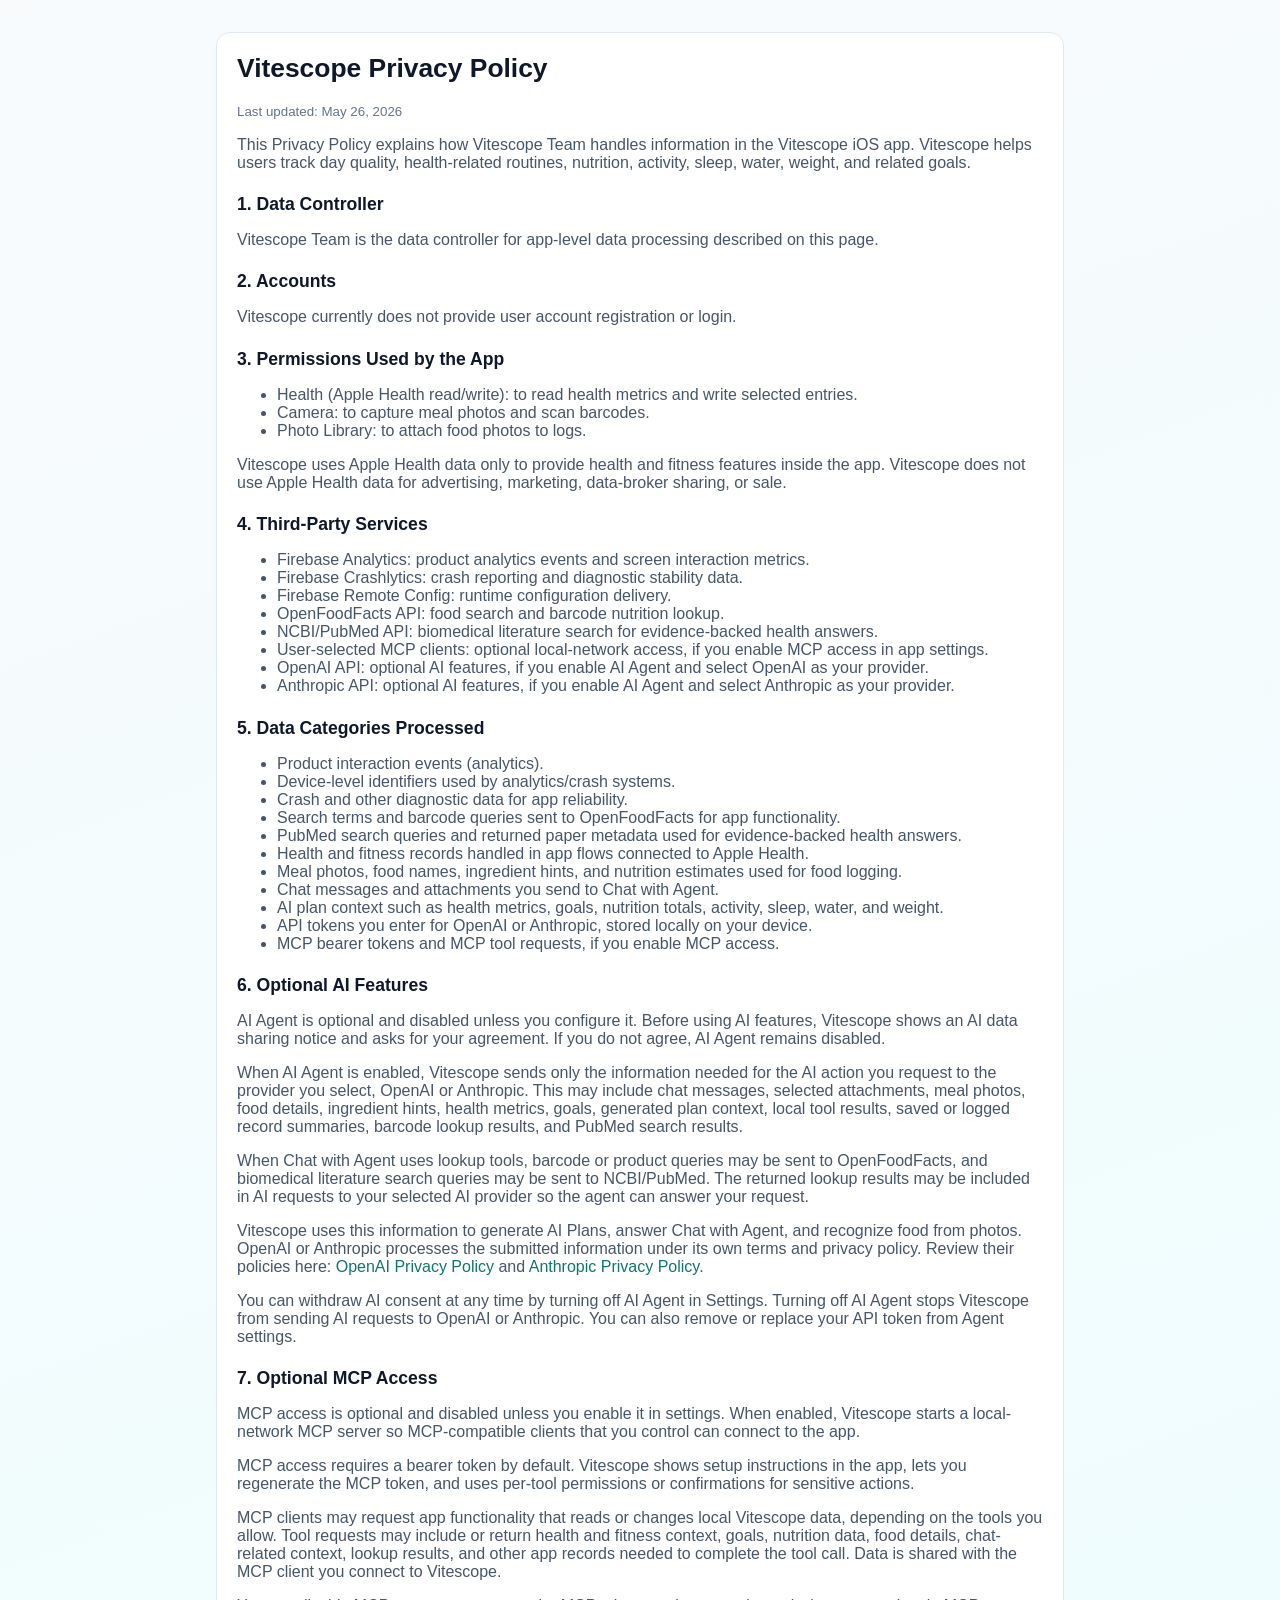
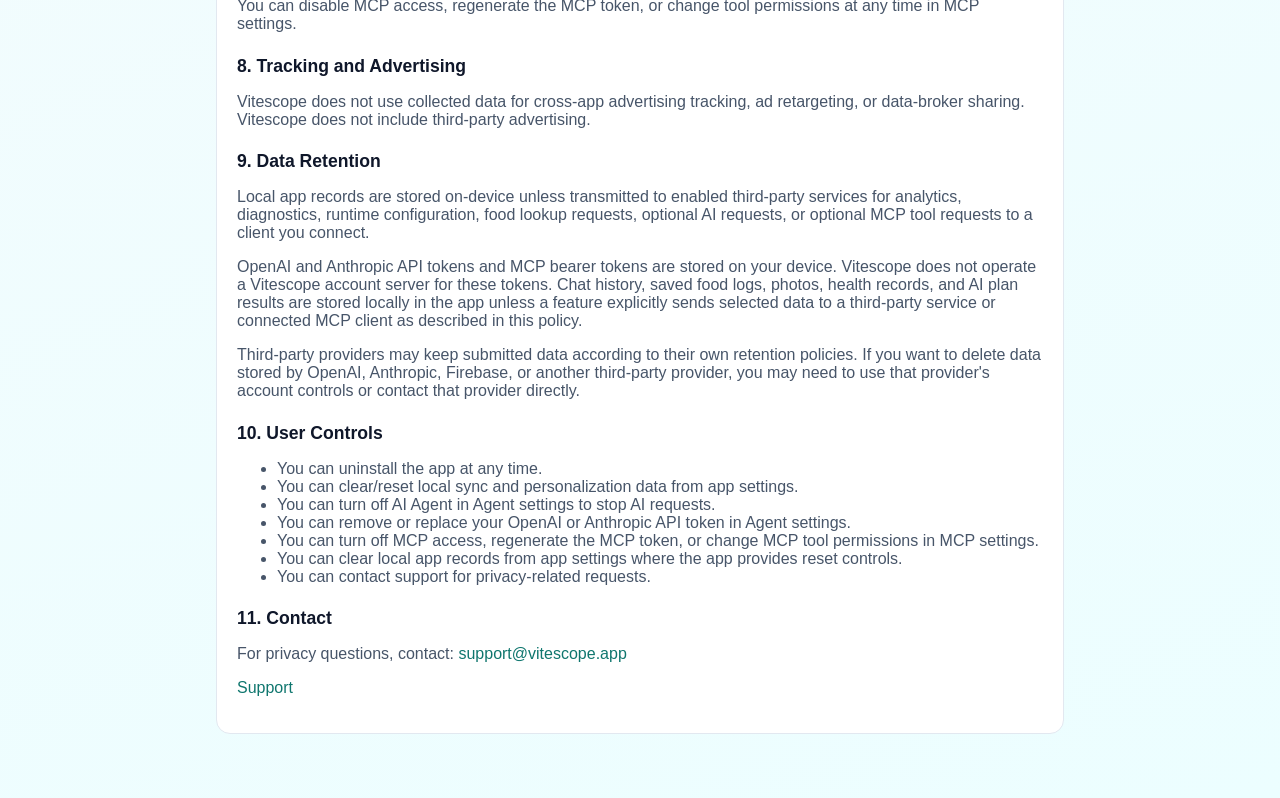
<file: privacy-policy/index.html>
<!doctype html>
<html lang="en">
  <head>
    <meta charset="utf-8" />
    <meta name="viewport" content="width=device-width, initial-scale=1" />
    <title>Vitescope Privacy Policy</title>
    <meta name="description" content="Privacy Policy for Vitescope" />
    <link rel="stylesheet" href="/styles.css" />
  </head>
  <body>
    <main>
      <div class="card">
        <h1>Vitescope Privacy Policy</h1>
        <p><small>Last updated: May 26, 2026</small></p>

        <p>
          This Privacy Policy explains how Vitescope Team handles information in the Vitescope iOS app.
          Vitescope helps users track day quality, health-related routines, nutrition, activity, sleep,
          water, weight, and related goals.
        </p>

        <h2>1. Data Controller</h2>
        <p>Vitescope Team is the data controller for app-level data processing described on this page.</p>

        <h2>2. Accounts</h2>
        <p>Vitescope currently does not provide user account registration or login.</p>

        <h2>3. Permissions Used by the App</h2>
        <ul>
          <li>Health (Apple Health read/write): to read health metrics and write selected entries.</li>
          <li>Camera: to capture meal photos and scan barcodes.</li>
          <li>Photo Library: to attach food photos to logs.</li>
        </ul>
        <p>
          Vitescope uses Apple Health data only to provide health and fitness features inside the app.
          Vitescope does not use Apple Health data for advertising, marketing, data-broker sharing, or sale.
        </p>

        <h2>4. Third-Party Services</h2>
        <ul>
          <li>Firebase Analytics: product analytics events and screen interaction metrics.</li>
          <li>Firebase Crashlytics: crash reporting and diagnostic stability data.</li>
          <li>Firebase Remote Config: runtime configuration delivery.</li>
          <li>OpenFoodFacts API: food search and barcode nutrition lookup.</li>
          <li>NCBI/PubMed API: biomedical literature search for evidence-backed health answers.</li>
          <li>
            User-selected MCP clients: optional local-network access, if you enable MCP access in app settings.
          </li>
          <li>
            OpenAI API: optional AI features, if you enable AI Agent and select OpenAI as your provider.
          </li>
          <li>
            Anthropic API: optional AI features, if you enable AI Agent and select Anthropic as your provider.
          </li>
        </ul>

        <h2>5. Data Categories Processed</h2>
        <ul>
          <li>Product interaction events (analytics).</li>
          <li>Device-level identifiers used by analytics/crash systems.</li>
          <li>Crash and other diagnostic data for app reliability.</li>
          <li>Search terms and barcode queries sent to OpenFoodFacts for app functionality.</li>
          <li>PubMed search queries and returned paper metadata used for evidence-backed health answers.</li>
          <li>Health and fitness records handled in app flows connected to Apple Health.</li>
          <li>Meal photos, food names, ingredient hints, and nutrition estimates used for food logging.</li>
          <li>Chat messages and attachments you send to Chat with Agent.</li>
          <li>AI plan context such as health metrics, goals, nutrition totals, activity, sleep, water, and weight.</li>
          <li>API tokens you enter for OpenAI or Anthropic, stored locally on your device.</li>
          <li>MCP bearer tokens and MCP tool requests, if you enable MCP access.</li>
        </ul>

        <h2>6. Optional AI Features</h2>
        <p>
          AI Agent is optional and disabled unless you configure it. Before using AI features, Vitescope shows an
          AI data sharing notice and asks for your agreement. If you do not agree, AI Agent remains disabled.
        </p>
        <p>
          When AI Agent is enabled, Vitescope sends only the information needed for the AI action you request to
          the provider you select, OpenAI or Anthropic. This may include chat messages, selected attachments,
          meal photos, food details, ingredient hints, health metrics, goals, generated plan context, local tool
          results, saved or logged record summaries, barcode lookup results, and PubMed search results.
        </p>
        <p>
          When Chat with Agent uses lookup tools, barcode or product queries may be sent to OpenFoodFacts, and
          biomedical literature search queries may be sent to NCBI/PubMed. The returned lookup results may be
          included in AI requests to your selected AI provider so the agent can answer your request.
        </p>
        <p>
          Vitescope uses this information to generate AI Plans, answer Chat with Agent, and recognize food from
          photos. OpenAI or Anthropic processes the submitted information under its own terms and privacy policy.
          Review their policies here:
          <a href="https://openai.com/policies/privacy-policy/">OpenAI Privacy Policy</a> and
          <a href="https://www.anthropic.com/legal/privacy">Anthropic Privacy Policy</a>.
        </p>
        <p>
          You can withdraw AI consent at any time by turning off AI Agent in Settings. Turning off AI Agent stops
          Vitescope from sending AI requests to OpenAI or Anthropic. You can also remove or replace your API token
          from Agent settings.
        </p>

        <h2>7. Optional MCP Access</h2>
        <p>
          MCP access is optional and disabled unless you enable it in settings. When enabled, Vitescope starts a
          local-network MCP server so MCP-compatible clients that you control can connect to the app.
        </p>
        <p>
          MCP access requires a bearer token by default. Vitescope shows setup instructions in the app, lets you
          regenerate the MCP token, and uses per-tool permissions or confirmations for sensitive actions.
        </p>
        <p>
          MCP clients may request app functionality that reads or changes local Vitescope data, depending on the
          tools you allow. Tool requests may include or return health and fitness context, goals, nutrition data,
          food details, chat-related context, lookup results, and other app records needed to complete the tool
          call. Data is shared with the MCP client you connect to Vitescope.
        </p>
        <p>
          You can disable MCP access, regenerate the MCP token, or change tool permissions at any time in MCP
          settings.
        </p>

        <h2>8. Tracking and Advertising</h2>
        <p>
          Vitescope does not use collected data for cross-app advertising tracking, ad retargeting, or data-broker sharing.
          Vitescope does not include third-party advertising.
        </p>

        <h2>9. Data Retention</h2>
        <p>
          Local app records are stored on-device unless transmitted to enabled third-party services for analytics,
          diagnostics, runtime configuration, food lookup requests, optional AI requests, or optional MCP tool
          requests to a client you connect.
        </p>
        <p>
          OpenAI and Anthropic API tokens and MCP bearer tokens are stored on your device. Vitescope does not
          operate a Vitescope account server for these tokens. Chat history, saved food logs, photos, health
          records, and AI plan results are stored locally in the app unless a feature explicitly sends selected
          data to a third-party service or connected MCP client as described in this policy.
        </p>
        <p>
          Third-party providers may keep submitted data according to their own retention policies. If you want to
          delete data stored by OpenAI, Anthropic, Firebase, or another third-party provider, you may need to use
          that provider's account controls or contact that provider directly.
        </p>

        <h2>10. User Controls</h2>
        <ul>
          <li>You can uninstall the app at any time.</li>
          <li>You can clear/reset local sync and personalization data from app settings.</li>
          <li>You can turn off AI Agent in Agent settings to stop AI requests.</li>
          <li>You can remove or replace your OpenAI or Anthropic API token in Agent settings.</li>
          <li>You can turn off MCP access, regenerate the MCP token, or change MCP tool permissions in MCP settings.</li>
          <li>You can clear local app records from app settings where the app provides reset controls.</li>
          <li>You can contact support for privacy-related requests.</li>
        </ul>

        <h2>11. Contact</h2>
        <p>
          For privacy questions, contact:
          <a href="mailto:support@vitescope.app">support@vitescope.app</a>
        </p>

        <p><a href="/support/">Support</a></p>
      </div>
    </main>
  </body>
</html>
</file>
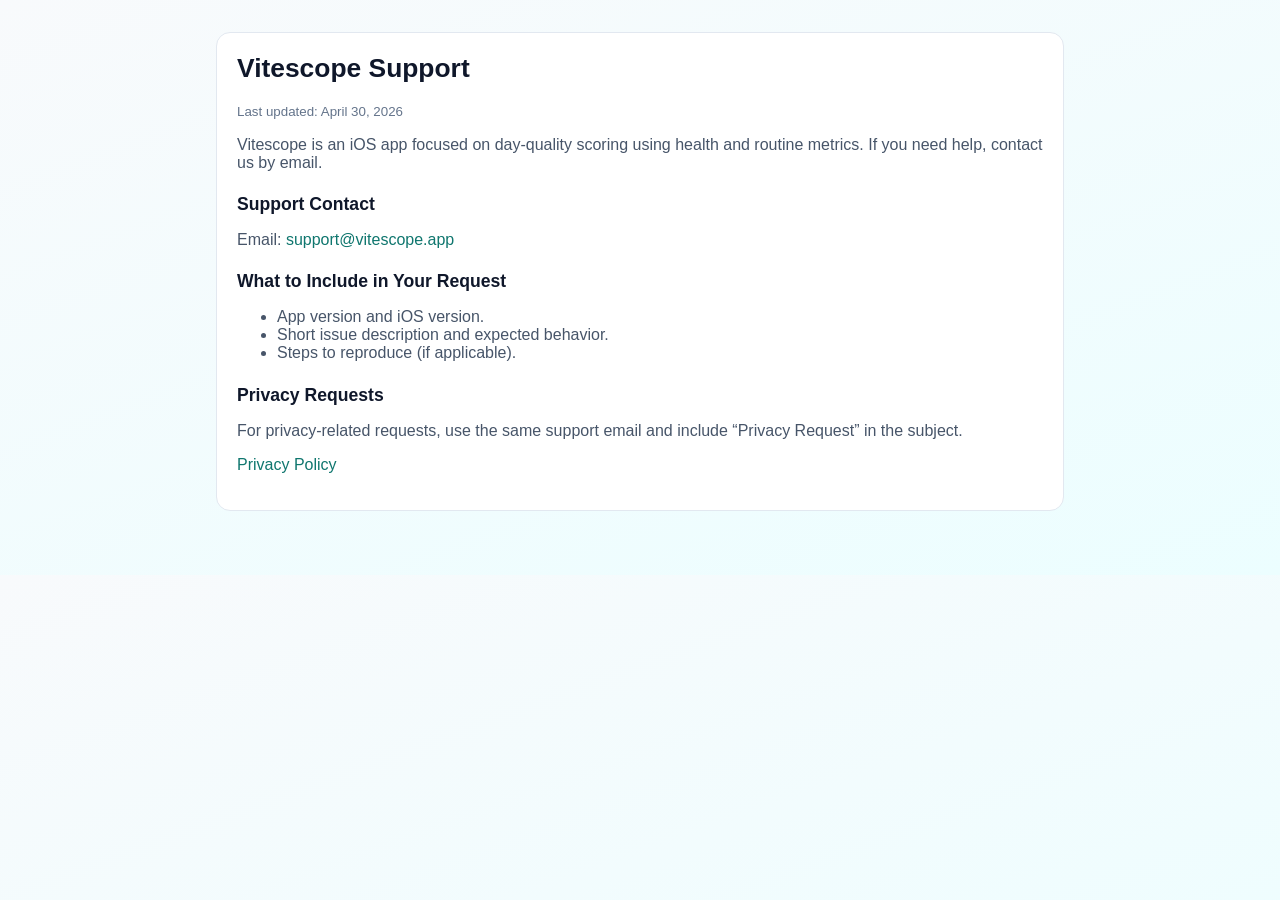
<file: support/index.html>
<!doctype html>
<html lang="en">
  <head>
    <meta charset="utf-8" />
    <meta name="viewport" content="width=device-width, initial-scale=1" />
    <title>Vitescope Support</title>
    <meta name="description" content="Support information for Vitescope" />
    <link rel="stylesheet" href="/styles.css" />
  </head>
  <body>
    <main>
      <div class="card">
        <h1>Vitescope Support</h1>
        <p><small>Last updated: April 30, 2026</small></p>

        <p>
          Vitescope is an iOS app focused on day-quality scoring using health and routine metrics.
          If you need help, contact us by email.
        </p>

        <h2>Support Contact</h2>
        <p>
          Email: <a href="mailto:support@vitescope.app">support@vitescope.app</a>
        </p>

        <h2>What to Include in Your Request</h2>
        <ul>
          <li>App version and iOS version.</li>
          <li>Short issue description and expected behavior.</li>
          <li>Steps to reproduce (if applicable).</li>
        </ul>

        <h2>Privacy Requests</h2>
        <p>
          For privacy-related requests, use the same support email and include “Privacy Request” in the subject.
        </p>

        <p><a href="/privacy-policy/">Privacy Policy</a></p>
      </div>
    </main>
  </body>
</html>
</file>
<file: styles.css>
:root {
  color-scheme: light;
  --bg: #f8fafc;
  --card: #ffffff;
  --text: #0f172a;
  --muted: #475569;
  --border: #e2e8f0;
  --accent: #0f766e;
}

* { box-sizing: border-box; }

body {
  margin: 0;
  font-family: -apple-system, BlinkMacSystemFont, 'Segoe UI', sans-serif;
  background: linear-gradient(160deg, #f8fafc 0%, #ecfeff 100%);
  color: var(--text);
}

main {
  max-width: 880px;
  margin: 2rem auto;
  padding: 0 1rem 2rem;
}

.card {
  background: var(--card);
  border: 1px solid var(--border);
  border-radius: 14px;
  padding: 1.25rem 1.25rem;
}

h1, h2 {
  margin-top: 0;
}

h1 {
  font-size: 1.65rem;
}

h2 {
  font-size: 1.1rem;
  margin-top: 1.4rem;
}

p, li {
  color: var(--muted);
}

a {
  color: var(--accent);
  text-decoration: none;
}

a:hover {
  text-decoration: underline;
}

small {
  color: #64748b;
}
</file>
